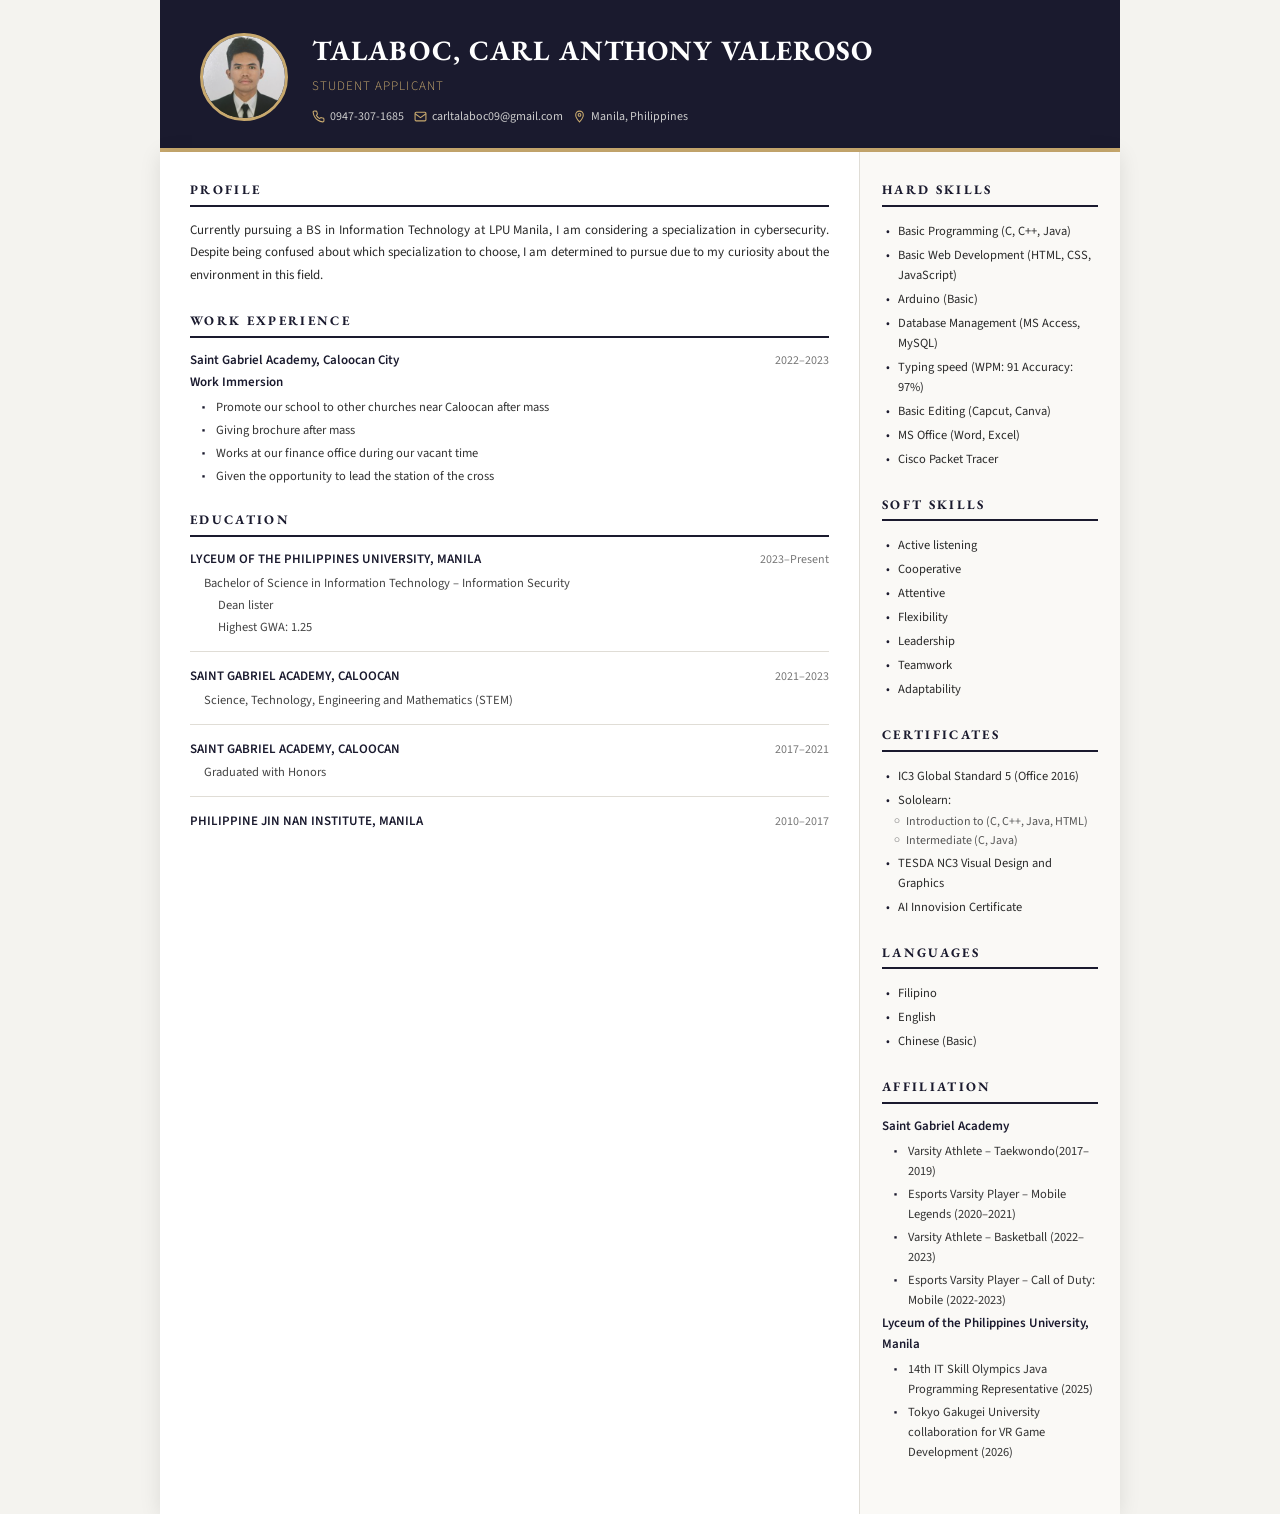
<file: index.html>
<!DOCTYPE html>
<html lang="en">
<head>
<meta charset="UTF-8">
<meta name="viewport" content="width=device-width, initial-scale=1.0">
<title>Resume</title>
<link rel="stylesheet" href="style.css">
</head>
<body>


<div style="background:#1a1a2e;max-width:960px;margin:0 auto;">
  <div class="header">
    <div class="header-photo">
      <img src="pfp.png" alt="Profile photo">
    </div>
    <div class="header-text">
      <div class="header-name">TALABOC, CARL ANTHONY VALEROSO</div>
      <div class="header-role">Student Applicant</div>
      <div class="header-contacts">
        <div class="contact-item">
          <svg width="13" height="13" fill="none" stroke="#c8a96e" stroke-width="2" viewBox="0 0 24 24"><path d="M22 16.9v3a2 2 0 0 1-2.2 2 19.8 19.8 0 0 1-8.6-3.1 19.5 19.5 0 0 1-6-6A19.8 19.8 0 0 1 2.1 4.2 2 2 0 0 1 4.1 2h3a2 2 0 0 1 2 1.7 12.8 12.8 0 0 0 .7 2.8 2 2 0 0 1-.5 2.1L8.1 9.9a16 16 0 0 0 6 6l1.3-1.3a2 2 0 0 1 2.1-.4 12.8 12.8 0 0 0 2.8.7A2 2 0 0 1 22 16.9z"/></svg>
          0947-307-1685
        </div>
        <div class="contact-item">
          <svg width="13" height="13" fill="none" stroke="#c8a96e" stroke-width="2" viewBox="0 0 24 24"><rect x="2" y="4" width="20" height="16" rx="2"/><path d="m2 7 10 7 10-7"/></svg>
          carltalaboc09@gmail.com
        </div>
        <div class="contact-item">
          <svg width="13" height="13" fill="none" stroke="#c8a96e" stroke-width="2" viewBox="0 0 24 24"><path d="M12 2C8.1 2 5 5.1 5 9c0 5.2 7 13 7 13s7-7.8 7-13c0-3.9-3.1-7-7-7z"/><circle cx="12" cy="9" r="2.5"/></svg>
          Manila, Philippines
        </div>
      </div>
    </div>
  </div>
</div>


<div class="body-wrap">

  
  <div class="left-col">

   
    <div class="sec">
      <div class="sec-title">Profile</div>
      <p class="profile-text">Currently pursuing a BS in Information Technology at LPU Manila, I am considering a specialization in cybersecurity. Despite being confused about which specialization to choose, I am determined to pursue due to my curiosity about the environment in this field.</p>
    </div>

   
    <div class="sec">
      <div class="sec-title">Work Experience</div>
      <div class="entry">
        <div class="entry-meta">
          <span class="entry-org">Saint Gabriel Academy, Caloocan City</span>
          <span class="entry-year">2022–2023</span>
        </div>
        <span class="entry-role">Work Immersion</span>
        <ul class="bullet-list">
          <li>Promote our school to other churches near Caloocan after mass</li>
          <li>Giving brochure after mass</li>
          <li>Works at our finance office during our vacant time</li>
          <li>Given the opportunity to lead the station of the cross</li>
        </ul>
        
      </div>
    </div>
   
    <div class="sec">
      <div class="sec-title">Education</div>

      <div class="entry">
        <div class="entry-meta">
          <span class="entry-org">LYCEUM OF THE PHILIPPINES UNIVERSITY, MANILA</span>
          <span class="entry-year">2023–Present</span>
        </div>
        <div class="edu-sub">Bachelor of Science in Information Technology – Information Security</div>
        <div class="edu-sub-indent">Dean lister</div>
        <div class="edu-sub-indent">Highest GWA: 1.25</div>
      </div>
      <hr class="divider">

      <div class="entry">
        <div class="entry-meta">
          <span class="entry-org">SAINT GABRIEL ACADEMY, CALOOCAN</span>
          <span class="entry-year">2021–2023</span>
        </div>
        <div class="edu-sub">Science, Technology, Engineering and Mathematics (STEM)</div>
      </div>
      <hr class="divider">

      <div class="entry">
        <div class="entry-meta">
          <span class="entry-org">SAINT GABRIEL ACADEMY, CALOOCAN</span>
          <span class="entry-year">2017–2021</span>
        </div>
        <div class="edu-sub">Graduated with Honors</div>
      </div>
      <hr class="divider">

      <div class="entry">
        <div class="entry-meta">
          <span class="entry-org">PHILIPPINE JIN NAN INSTITUTE, MANILA</span>
          <span class="entry-year">2010–2017</span>
        </div>
      </div>
    </div>

  </div>


  <div class="right-col">

    <div class="sec">
      <div class="sec-title">Hard Skills</div>
      <div class="rc-item">Basic Programming (C, C++, Java)</div>
      <div class="rc-item">Basic Web Development (HTML, CSS, JavaScript)</div>
      <div class="rc-item">Arduino (Basic)</div>
      <div class="rc-item">Database Management (MS Access, MySQL)</div>
      <div class="rc-item">Typing speed (WPM: 91 Accuracy: 97%)</div>
      <div class="rc-item">Basic Editing (Capcut, Canva)</div>
      <div class="rc-item">MS Office (Word, Excel)</div>
      <div class="rc-item">Cisco Packet Tracer</div>
    </div>


    <div class="sec">
      <div class="sec-title">Soft Skills</div>
      <div class="rc-item">Active listening</div>
      <div class="rc-item">Cooperative</div>
      <div class="rc-item">Attentive</div>
      <div class="rc-item">Flexibility</div>
      <div class="rc-item">Leadership</div>
      <div class="rc-item">Teamwork</div>
      <div class="rc-item">Adaptability</div>
    </div>

    <div class="sec">
      <div class="sec-title">Certificates</div>
      <div class="rc-item">IC3 Global Standard 5 (Office 2016)</div>
      <div class="rc-item">Sololearn:</div>
      <div class="cert-sub">Introduction to (C, C++, Java, HTML)</div>
      <div class="cert-sub">Intermediate (C, Java)</div>
      <div class="rc-item">TESDA NC3 Visual Design and Graphics</div>
      <div class="rc-item">AI Innovision Certificate</div>
    </div>

    <div class="sec">
      <div class="sec-title">Languages</div>
      <div class="rc-item">Filipino</div>
      <div class="rc-item">English</div>
      <div class="rc-item">Chinese (Basic)</div>
    </div>

    <div class="sec">
      <div class="sec-title">Affiliation</div>
      <span class="entry-role">Saint Gabriel Academy</span>
        <ul class="bullet-list">
          <li>Varsity Athlete – Taekwondo(2017–2019)</li>
          <li>Esports Varsity Player – Mobile Legends (2020–2021)</li>
          <li>Varsity Athlete – Basketball (2022–2023)</li>
          <li>Esports Varsity Player – Call of Duty: Mobile (2022-2023)</li>
        </ul>
       <span class="entry-role">Lyceum of the Philippines University, Manila</span>
        <ul class="bullet-list">
          <li>14th IT Skill Olympics Java Programming Representative (2025)</li>
          <li>Tokyo Gakugei University collaboration for VR Game Development (2026)</li>
        </ul>
    </div>



  </div>
</div>

</body>
</html>
</file>
<file: style.css>
@import url('https://fonts.googleapis.com/css2?family=EB+Garamond:wght@400;600;700&family=Source+Sans+3:wght@300;400;600&display=swap');

  * { box-sizing: border-box; margin: 0; padding: 0; }

  body {
    font-family: 'Source Sans 3', sans-serif;
    background: #f4f3ef;
    color: #1a1a1a;
    font-size: 13px;
    line-height: 1.6;
  }

  /* HEADER */
  .header {
    background: #1a1a2e;
    color: #fff;
    padding: 28px 40px 22px;
    display: flex;
    align-items: center;
    gap: 24px;
    border-bottom: 4px solid #c8a96e;
    max-width: 960px;
    margin: 0 auto;
  }

  .header-photo {
    width: 88px;
    height: 88px;
    border-radius: 50%;
    border: 3px solid #c8a96e;
    flex-shrink: 0;
    overflow: hidden;
    background: #2e2e4a;
  }

  .header-photo img {
    width: 100%;
    height: 100%;
    object-fit: cover;
    display: block;
  }

  .header-text { flex: 1; }

  .header-name {
    font-family: 'EB Garamond', serif;
    font-size: 28px;
    font-weight: 700;
    letter-spacing: 0.04em;
    color: #fff;
  }

  .header-role {
    font-size: 13px;
    color: #c8a96e;
    font-weight: 300;
    letter-spacing: 0.08em;
    text-transform: uppercase;
    margin-top: 3px;
  }

  .header-contacts {
    display: flex;
    flex-wrap: wrap;
    gap: 10px;
    margin-top: 10px;
  }

  .contact-item {
    display: flex;
    align-items: center;
    gap: 5px;
    font-size: 12px;
    color: #ccc;
  }

  .contact-item svg { flex-shrink: 0; }

  /* BODY LAYOUT */
  .body-wrap {
    display: grid;
    grid-template-columns: 1fr 260px;
    max-width: 960px;
    margin: 0 auto;
    background: #fff;
    box-shadow: 0 2px 20px rgba(0,0,0,0.1);
  }

  .left-col {
    padding: 28px 30px;
    border-right: 1px solid #e0ddd6;
  }

  .right-col {
    padding: 28px 22px;
    background: #faf9f6;
  }

  .sec { margin-bottom: 24px; }

  .sec-title {
    font-family: 'EB Garamond', serif;
    font-size: 13px;
    font-weight: 700;
    letter-spacing: 0.18em;
    text-transform: uppercase;
    color: #1a1a2e;
    border-bottom: 2px solid #1a1a2e;
    padding-bottom: 4px;
    margin-bottom: 12px;
  }

  .profile-text {
    font-size: 13px;
    line-height: 1.75;
    color: #2a2a2a;
    text-align: justify;
  }

  .entry { margin-bottom: 14px; }

  .entry-meta {
    display: flex;
    justify-content: space-between;
    align-items: baseline;
    gap: 8px;
    margin-bottom: 2px;
  }

  .entry-org {
    font-weight: 600;
    font-size: 13px;
    color: #1a1a2e;
  }

  .entry-year {
    font-size: 12px;
    color: #777;
    white-space: nowrap;
    flex-shrink: 0;
  }

  .entry-role {
    font-weight: 600;
    font-size: 13px;
    color: #1a1a2e;
    display: block;
  }

  .bullet-list {
    list-style: none;
    padding-left: 12px;
    margin-top: 4px;
  }
  .bullet-list li {
    position: relative;
    padding-left: 14px;
    font-size: 12.5px;
    color: #333;
    margin-bottom: 3px;
  }
  .bullet-list li::before {
    content: '▪';
    position: absolute;
    left: 0;
    color: #1a1a2e;
    font-size: 10px;
    top: 2px;
  }

  .divider { border: none; border-top: 1px solid #e0ddd6; margin: 14px 0; }

  .edu-sub { padding-left: 14px; font-size: 12.5px; color: #444; margin-top: 3px; }
  .edu-sub-indent { padding-left: 28px; font-size: 12.5px; color: #444; margin-top: 2px; }

  .seminar-entry { margin-bottom: 10px; padding-bottom: 10px; border-bottom: 1px dashed #e0ddd6; }
  .seminar-entry:last-child { border-bottom: none; }
  .seminar-title { font-weight: 600; font-size: 13px; color: #1a1a2e; }
  .seminar-meta { font-size: 12px; color: #666; margin-top: 2px; }

  .rc-item { font-size: 12.5px; color: #2a2a2a; padding: 2px 0 2px 16px; position: relative; }
  .rc-item::before { content: '•'; position: absolute; left: 4px; color: #1a1a2e; }

  .cert-sub { padding-left: 24px; font-size: 12px; color: #555; position: relative; }
  .cert-sub::before { content: '○'; position: absolute; left: 12px; font-size: 10px; color: #888; top: 1px; }

  @media print {
    body { background: #fff; }
    .body-wrap { box-shadow: none; }
  }
</file>
